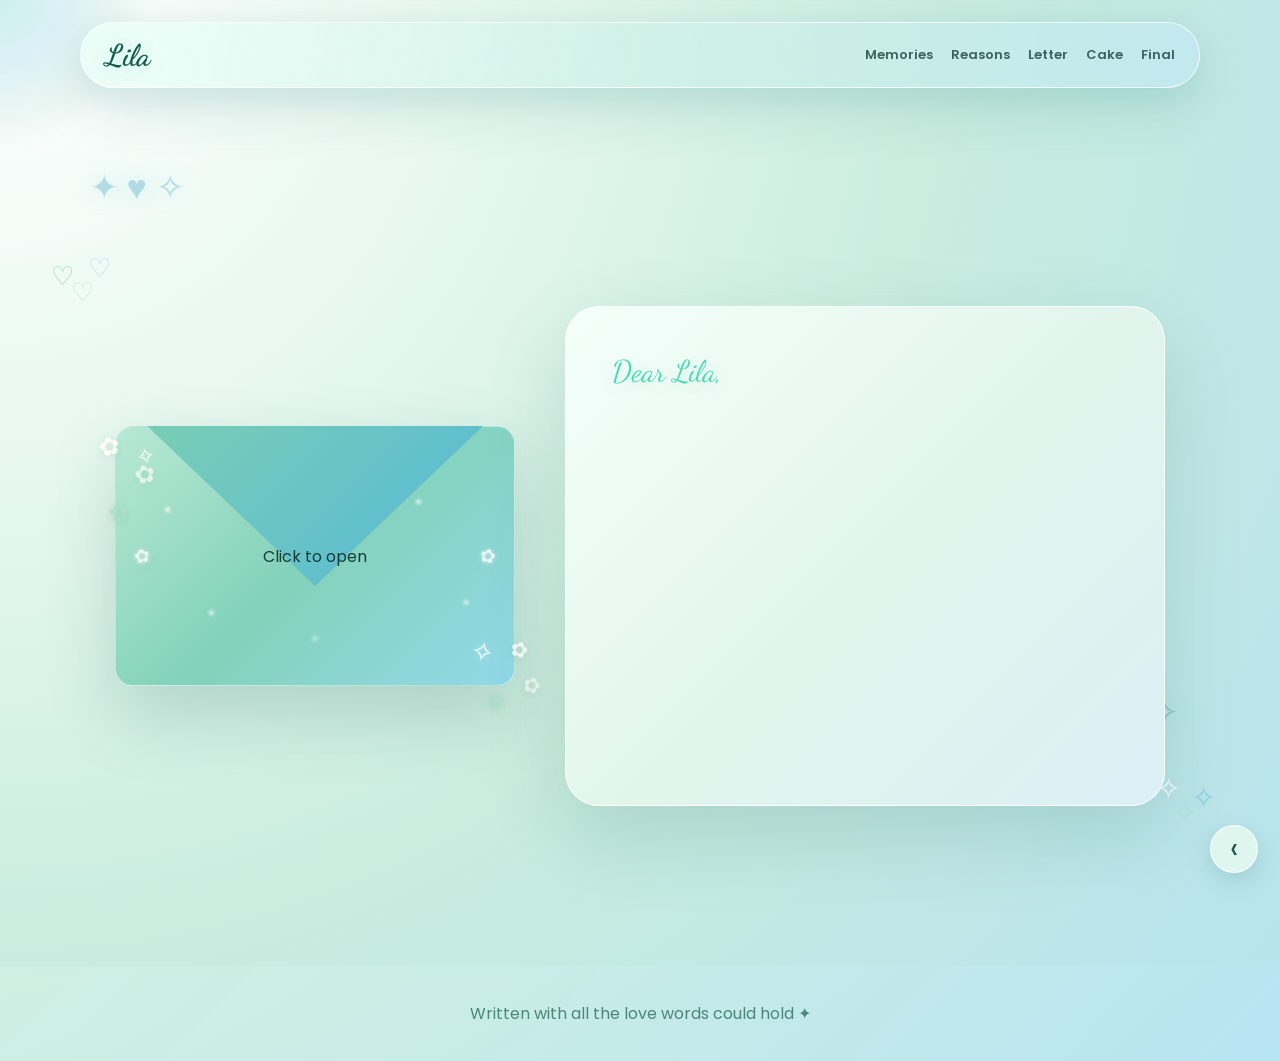
<file: letter.html>
<!DOCTYPE html>
<html lang="en">
<head>
  <meta charset="UTF-8" />
  <meta name="viewport" content="width=device-width, initial-scale=1.0" />
  <title>Letter | Lila</title>
  <link href="https://fonts.googleapis.com/css2?family=Cormorant+Garamond:wght@400;500;600;700&family=Dancing+Script:wght@500;600;700&family=Poppins:wght@300;400;500;600;700&display=swap" rel="stylesheet" />
  <link rel="stylesheet" href="style.css" />
</head>
<body data-song="Song\Edd_Sheeran_-_Perfect_(mp3.pm).mp3">
  <div class="cursor-glow"></div>
  <div class="floating-bg"></div>

  <nav class="navbar glass">
    <a href="index.html" class="logo">Lila</a>
    <div class="nav-links">
      <a href="memories.html">Memories</a>
      <a href="reasons.html">Reasons</a>
      <a href="letter.html">Letter</a>
      <a href="cake.html">Cake</a>
      <a href="final.html">Final</a>
    </div>
  </nav>

  <div class="music-dock">
  <button class="music-btn" id="musicBtn"
          aria-label="Play or pause music"
          title="Play / Pause music">
    ♪
  </button>

  <button class="music-arrow" aria-label="Music controls">
    <span>‹</span>
  </button>
</div>

  <main class="letter-page">
    <div class="envelope" id="envelope">
    <div class="envelope-photos">
    <img src="Foto/letter1.jpg" alt="Our memory 1">
    <img src="Foto/letter2.jpg" alt="Our memory 2">
    <img src="Foto/letter3.jpg" alt="Our memory 3">
  </div>
  <div class="env-body">
  <span class="env-side-flower env-side-left">✿</span>
  <span class="env-side-flower env-side-right">✿</span>
</div>
  <div class="flap"></div>
  <div class="envelope-label">Click to open</div>
</div>
    <section class="letter-paper reveal delay-1" id="letterPaper">
      <p class="script-text">Dear Lila,</p>
      <p id="typedLetter"></p>
    </section>
  </main>

  <footer class="footer">Written with all the love words could hold ✦</footer>
  <script src="script.js"></script>
</body>
</html>
</file>
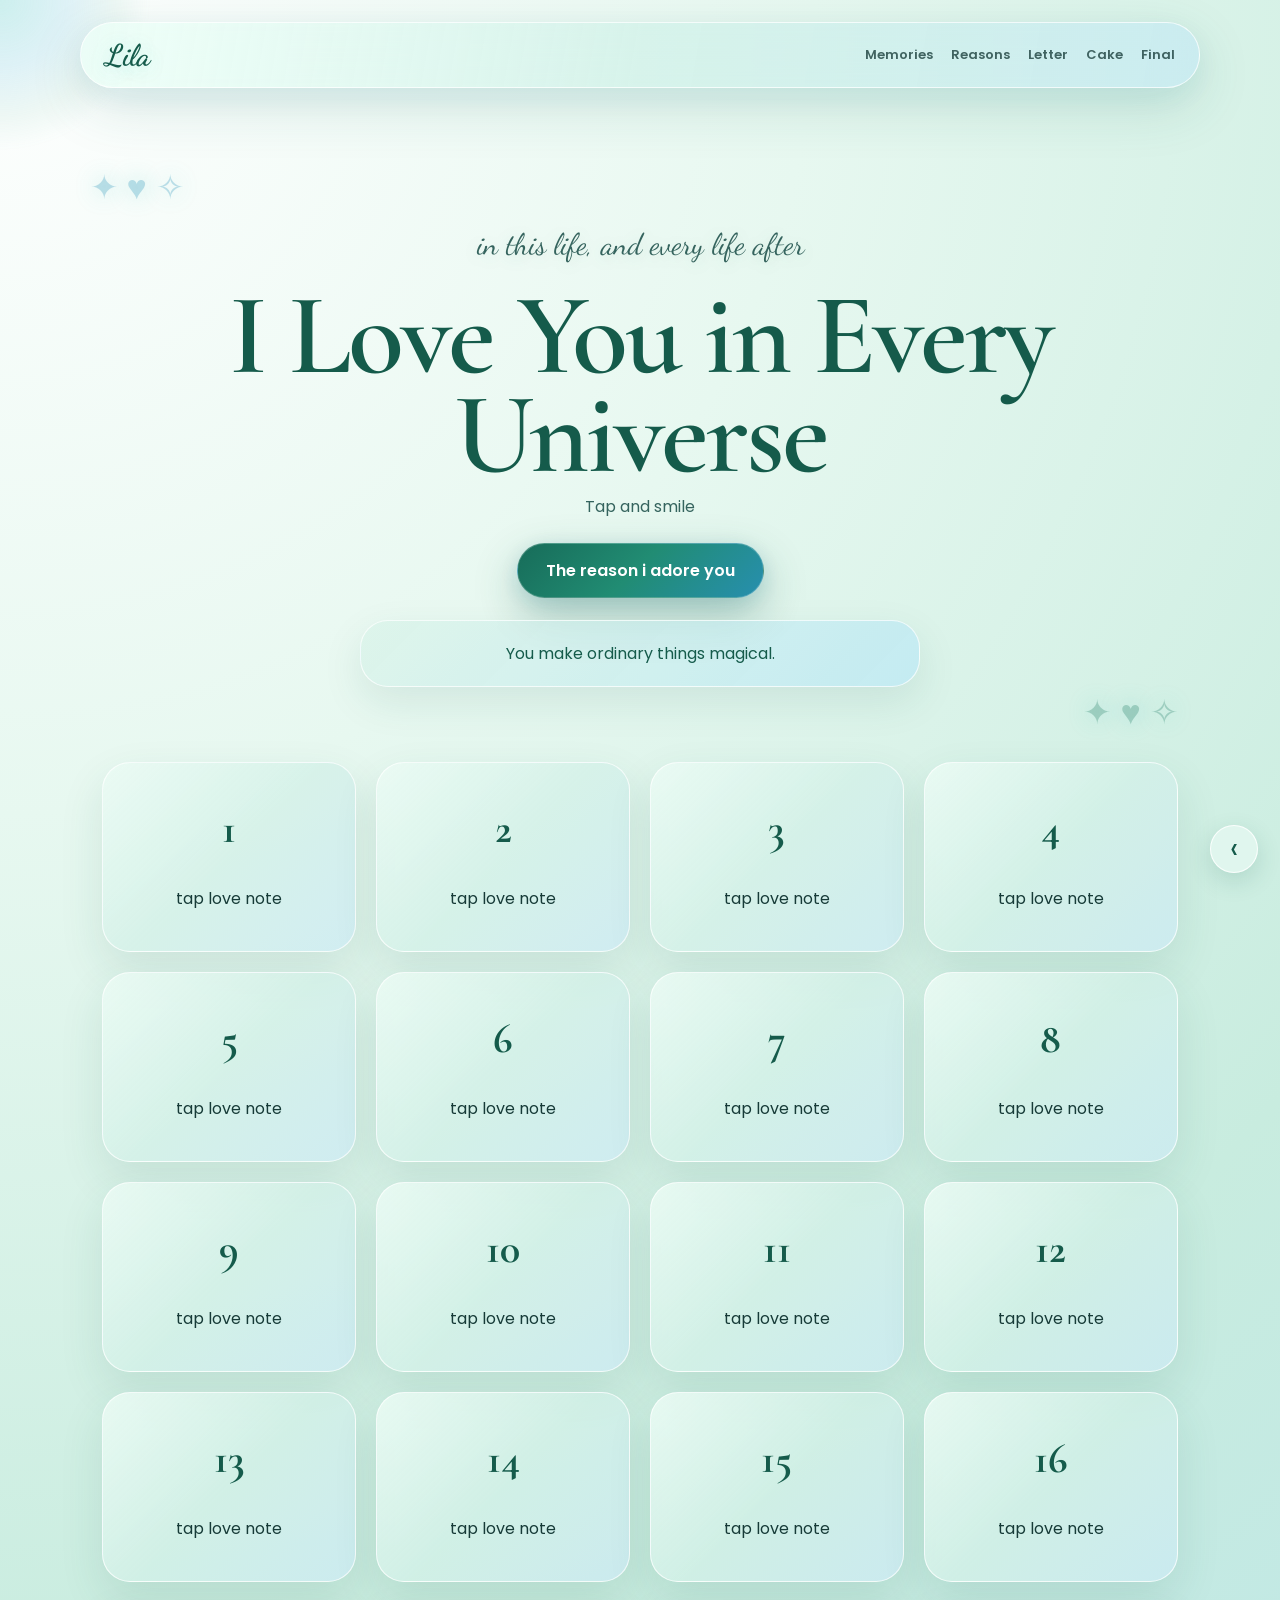
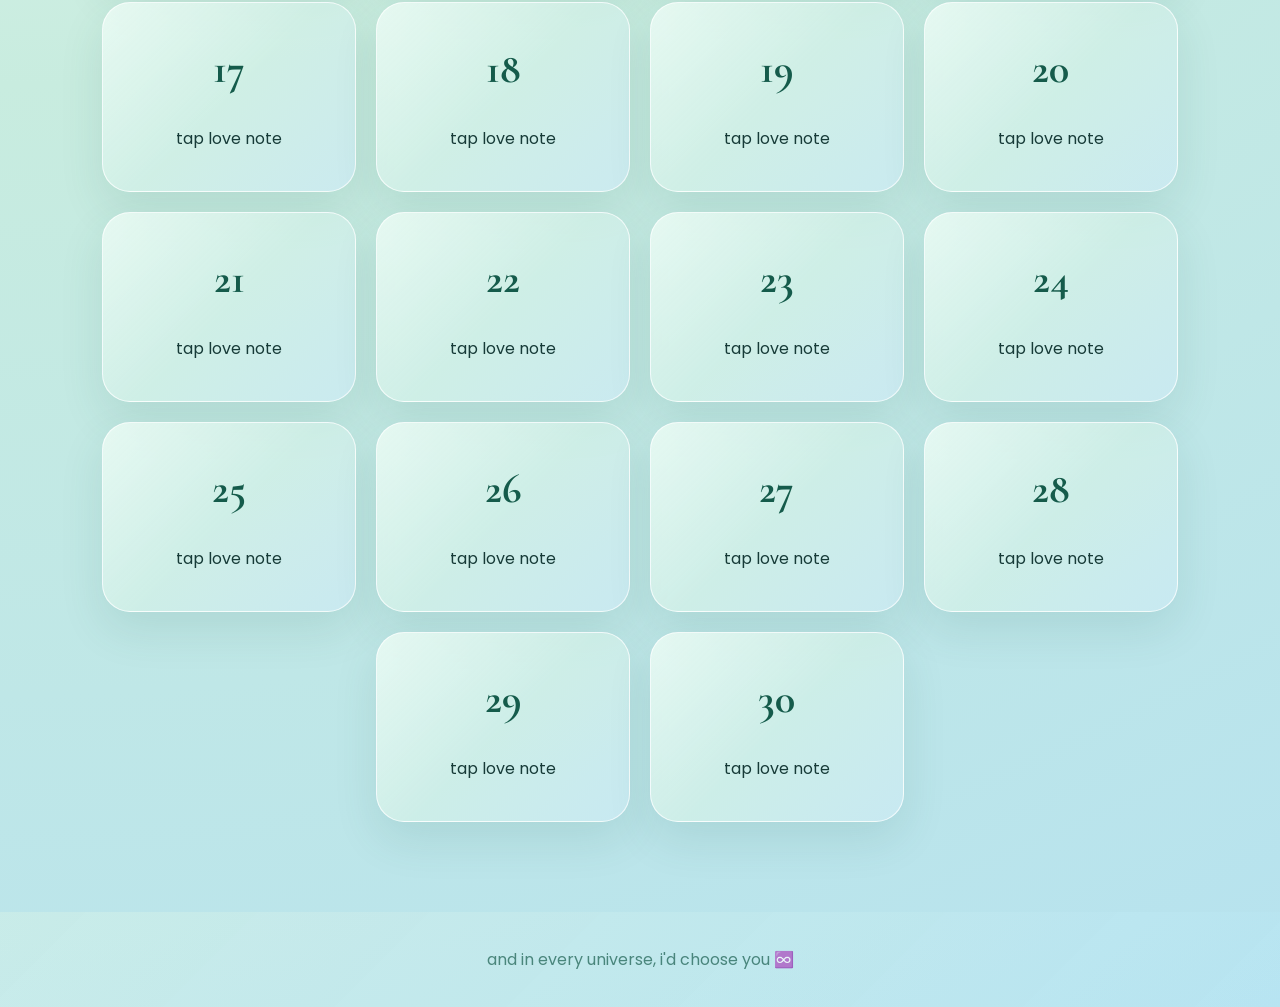
<file: reasons.html>
<!DOCTYPE html>
<html lang="en">
<head>
  <meta charset="UTF-8" />
  <meta name="viewport" content="width=device-width, initial-scale=1.0" />
  <title>Reasons | Lila</title>
  <link href="https://fonts.googleapis.com/css2?family=Cormorant+Garamond:wght@400;500;600;700&family=Dancing+Script:wght@500;600;700&family=Poppins:wght@300;400;500;600;700&display=swap" rel="stylesheet" />
  <link rel="stylesheet" href="style.css" />
</head>
<body data-song="Song\edsheeran._-_photograph_(mp3.pm).mp3">
  <div class="cursor-glow"></div>
  <div class="floating-bg"></div>

  <nav class="navbar glass">
    <a href="index.html" class="logo">Lila</a>
    <div class="nav-links">
      <a href="memories.html">Memories</a>
      <a href="reasons.html">Reasons</a>
      <a href="letter.html">Letter</a>
      <a href="cake.html">Cake</a>
      <a href="final.html">Final</a>
    </div>
  </nav>

  <div class="music-dock">
  <button class="music-btn" id="musicBtn"
          aria-label="Play or pause music"
          title="Play / Pause music">
    ♪
  </button>

  <button class="music-arrow" aria-label="Music controls">
    <span>‹</span>
  </button>
</div>

  <header class="sub-hero reveal">
    <p class="script-text">in this life, and every life after</p>
    <h1>I Love You in Every Universe</h1>
    <p>Tap and smile</p>
    <button class="btn primary" id="randomReasonBtn">The reason i adore you</button>
    <div class="random-reason glass" id="randomReason">You make ordinary things magical.</div>
  </header>

  <section class="reason-grid" id="reasonGrid" data-image-folder="Foto" data-image-count="30">
  </section>

  <footer class="footer">and in every universe, i'd choose you ♾️</footer>
  <script src="script.js"></script>
</body>
</html>
</file>
<file: style.css>
/* =========================================================
   GREEN + BLUE AESTHETIC BIRTHDAY THEME
   Emerald • Mint • Aqua • Sky Blue
   ========================================================= */

:root {
  /* ===== MAIN COLORS ===== */
  --warm-white: #eef9f4;
  --blush: #d9f3e8;
  --rose: #a9dfcb;
  --champagne: #79cdb5;

  /* ===== GREEN ===== */
  --green-light: #b9ead7;
  --green-main: #4fae91;
  --green-medium: #31866f;
  --green-dark: #155b4b;
  --emerald: #16866d;

  /* ===== BLUE ===== */
  --blue-light: #b9e7f5;
  --blue-main: #55b9d8;
  --blue-medium: #3198bd;
  --blue-dark: #176080;
  --sky: #7dd3ed;
  --aqua: #49c6c0;

  /* ===== TEXT ===== */
  --cocoa: #173b38;
  --text-soft: #35645e;
  --white: #ffffff;

  /* ===== GRADIENTS ===== */
  --main-gradient: linear-gradient(
    135deg,
    #e8faf3 0%,
    #bdebdc 42%,
    #a8dded 100%
  );

  --green-blue-gradient: linear-gradient(
    135deg,
    #58bd9d 0%,
    #42aeb7 50%,
    #55b9d8 100%
  );

  --deep-gradient: linear-gradient(
    135deg,
    #155b4b 0%,
    #176080 100%
  );

  --cake-gradient: linear-gradient(
    135deg,
    #d7f2e5 0%,
    #8fd8c1 50%,
    #79c8df 100%
  );

  --serif: "Cormorant Garamond", serif;
  --script: "Dancing Script", cursive;
  --body: "Poppins", sans-serif;
}


/* =========================================================
   RESET
   ========================================================= */

* {
  box-sizing: border-box;
  margin: 0;
  padding: 0;
}

html {
  scroll-behavior: smooth;
  -webkit-text-size-adjust: 100%;
}

body {
  width: 100%;
  min-height: 100vh;
  overflow-x: hidden;

  color: var(--cocoa);
  font-family: var(--body);

  background:
    radial-gradient(
      circle at 0% 0%,
      #ffffff 0%,
      #e7f8f0 28%,
      #c8ecdf 58%,
      #b6e2ef 100%
    );
}

a {
  color: inherit;
  text-decoration: none;
}

button {
  font: inherit;
}

img,
video,
canvas {
  max-width: 100%;
}


/* =========================================================
   GLASS EFFECT
   ========================================================= */

.glass {
  background:
    linear-gradient(
      135deg,
      rgba(255, 255, 255, 0.58),
      rgba(191, 239, 222, 0.34),
      rgba(178, 225, 242, 0.32)
    );

  border: 1px solid rgba(255, 255, 255, 0.7);

  backdrop-filter: blur(22px);
  -webkit-backdrop-filter: blur(22px);

  box-shadow:
    0 24px 70px rgba(23, 91, 75, 0.15),
    0 8px 30px rgba(49, 152, 189, 0.08);
}


/* =========================================================
   NAVBAR
   ========================================================= */

.navbar {
  position: fixed;
  top: 22px;
  left: 50%;
  z-index: 50;

  width: min(1120px, 92%);

  display: flex;
  align-items: center;
  justify-content: space-between;

  gap: 14px;

  padding: 14px 24px;

  border-radius: 999px;

  transform: translateX(-50%);

  background:
    linear-gradient(
      100deg,
      rgba(235, 255, 247, 0.78),
      rgba(202, 239, 229, 0.62),
      rgba(194, 232, 244, 0.64)
    );

  border: 1px solid rgba(255, 255, 255, 0.72);

  backdrop-filter: blur(24px);
  -webkit-backdrop-filter: blur(24px);

  box-shadow:
    0 18px 55px rgba(31, 112, 98, 0.16),
    0 8px 30px rgba(49, 152, 189, 0.08);
}

.logo {
  font-family: var(--script);
  font-size: 30px;
  font-weight: 700;

  color: var(--green-dark);

  text-shadow:
    0 2px 18px rgba(73, 198, 192, 0.25);
}

.nav-links {
  display: flex;
  gap: 18px;

  min-width: 0;

  font-size: 13px;
  font-weight: 600;
}

.nav-links a {
  white-space: nowrap;

  opacity: 0.78;

  transition:
    color 0.3s ease,
    opacity 0.3s ease,
    transform 0.3s ease;
}

.nav-links a:hover {
  color: var(--blue-medium);
  opacity: 1;
  transform: translateY(-2px);
}


/* =========================================================
   CURSOR GLOW
   ========================================================= */

.cursor-glow {
  position: fixed;
  z-index: 0;

  width: 300px;
  height: 300px;

  border-radius: 50%;

  pointer-events: none;

  background:
    radial-gradient(
      circle,
      rgba(73, 198, 192, 0.28) 0%,
      rgba(85, 185, 216, 0.18) 32%,
      rgba(79, 174, 145, 0.08) 55%,
      transparent 70%
    );

  filter: blur(3px);

  transform: translate(-50%, -50%);
}


/* =========================================================
   FLOATING BACKGROUND
   ========================================================= */

.floating-bg::before,
.floating-bg::after {
  content: "✦ ♥ ✧";

  position: fixed;
  z-index: 0;

  color: rgba(49, 152, 189, 0.30);

  font-size: 34px;

  text-shadow:
    0 0 22px rgba(73, 198, 192, 0.35);

  animation: float 8s infinite ease-in-out;
}

.floating-bg::before {
  top: 18%;
  left: 7%;
}

.floating-bg::after {
  right: 8%;
  bottom: 18%;

  color: rgba(49, 134, 111, 0.32);

  animation-delay: 2s;
}


/* =========================================================
   GENERAL SECTIONS
   ========================================================= */

main,
header,
section,
footer,
.navbar {
  position: relative;
}

.hero,
.page-section {
  min-height: 100vh;
}

.hero-content,
.countdown-card,
.sub-hero,
.masonry,
.reason-grid,
.letter-page,
.cake-page,
.final-page,
.footer {
  z-index: 1;
}


/* =========================================================
   HERO
   ========================================================= */

.hero {
  position: relative;

  display: grid;
  grid-template-columns: 1.2fr 0.8fr;

  align-items: center;

  gap: 30px;

  padding: 120px 9% 70px;

  background:
    linear-gradient(
      120deg,
      rgba(232, 250, 243, 0.91),
      rgba(199, 239, 222, 0.78),
      rgba(188, 226, 241, 0.78)
    ),
    var(--hero-image) center/cover;
}

.hero-overlay {
  position: absolute;
  inset: 0;

  background:
    radial-gradient(
      circle at 72% 35%,
      rgba(255, 255, 255, 0.52),
      transparent 28%
    ),
    radial-gradient(
      circle at 15% 80%,
      rgba(79, 174, 145, 0.15),
      transparent 32%
    ),
    radial-gradient(
      circle at 90% 90%,
      rgba(85, 185, 216, 0.18),
      transparent 30%
    );
}

.hero-content,
.countdown-card {
  position: relative;
  z-index: 2;
}


/* =========================================================
   TYPOGRAPHY
   ========================================================= */

.script-text {
  margin-bottom: 8px;

  color: #4bd9b3;

  font-family: var(--script);
  font-size: 30px;

  text-shadow:
    0 3px 18px rgba(49, 134, 111, 0.18);
}

.hero h1,
.sub-hero h1,
.final-page h1,
.cake-page h1 {
  font-family: var(--serif);

  font-size: clamp(62px, 9vw, 128px);

  font-weight: 600;

  line-height: 0.86;

  letter-spacing: -3px;
}

.hero h1 {
  color: var(--cocoa);
}

.hero h1 span {
  color: var(--green-medium);

  font-style: italic;

  text-shadow:
    0 8px 35px rgba(49, 134, 111, 0.18);
}

.hero-desc {
  max-width: 560px;

  margin: 28px 0;

  color: var(--text-soft);

  font-size: 18px;
  line-height: 1.8;
}


/* =========================================================
   BUTTONS
   ========================================================= */

.hero-actions {
  display: flex;
  flex-wrap: wrap;
  gap: 12px;
}

.btn {
  display: inline-flex;

  align-items: center;
  justify-content: center;

  margin-right: 0;

  padding: 14px 28px;

  border-radius: 999px;

  font-weight: 600;

  transition:
    0.3s ease;

  cursor: pointer;
}

.primary {
  color: #ffffff;

  background:
    linear-gradient(
      135deg,
      #176c59,
      #218c73 48%,
      #278faf 100%
    );

  border: 1px solid rgba(255, 255, 255, 0.22);

  box-shadow:
    0 18px 45px rgba(23, 91, 75, 0.30),
    0 5px 20px rgba(39, 143, 175, 0.16);
}

.primary:hover {
  background:
    linear-gradient(
      135deg,
      #20886f,
      #319e86 48%,
      #3ca8c9 100%
    );

  box-shadow:
    0 22px 55px rgba(23, 91, 75, 0.34),
    0 8px 28px rgba(49, 152, 189, 0.20);
}

.ghost {
  color: var(--green-dark);

  background:
    linear-gradient(
      135deg,
      rgba(232, 250, 243, 0.75),
      rgba(193, 231, 243, 0.65)
    );

  border: 1px solid rgba(49, 134, 111, 0.18);

  box-shadow:
    0 10px 28px rgba(49, 134, 111, 0.08);
}

.ghost:hover {
  color: #ffffff;

  background:
    linear-gradient(
      135deg,
      #3a9d7f,
      #349fc0
    );

  border-color: transparent;
}

.btn:hover,
.cut-cake-btn:hover {
  transform: translateY(-4px);
}


/* =========================================================
   COUNTDOWN
   ========================================================= */

.countdown-card {
  width: 100%;
  max-width: 420px;

  justify-self: center;

  padding: 28px;

  border-radius: 32px;

  background:
    linear-gradient(
      135deg,
      rgba(238, 250, 245, 0.74),
      rgba(190, 233, 220, 0.52),
      rgba(183, 224, 239, 0.55)
    );

  border: 1px solid rgba(255, 255, 255, 0.75);

  backdrop-filter: blur(25px);
  -webkit-backdrop-filter: blur(25px);

  box-shadow:
    0 25px 70px rgba(23, 91, 75, 0.16),
    0 10px 35px rgba(49, 152, 189, 0.10);
}

.countdown {
  display: grid;

  grid-template-columns: repeat(4, 1fr);

  gap: 12px;
}

.countdown div {
  padding: 18px 10px;

  text-align: center;

  background:
    linear-gradient(
      145deg,
      rgba(255, 255, 255, 0.68),
      rgba(207, 242, 230, 0.56),
      rgba(198, 231, 242, 0.54)
    );

  border: 1px solid rgba(255, 255, 255, 0.68);

  border-radius: 22px;

  box-shadow:
    inset 0 1px 0 rgba(255, 255, 255, 0.65),
    0 10px 25px rgba(49, 134, 111, 0.06);
}

.countdown strong {
  color: var(--green-dark);

  font-family: var(--serif);

  font-size: 36px;
}

.countdown span {
  display: block;

  color: var(--text-soft);

  font-size: 12px;
}


/* =========================================
   HIDDEN MUSIC DOCK
   Emerald • Mint • Soft Blue
   ========================================= */

.music-dock {
  position: fixed;
  right: 22px;
  bottom: 24px;
  z-index: 100;

  width: 112px;
  height: 54px;

  display: flex;
  align-items: center;
  justify-content: flex-end;
}

/* Arrow tab */
.music-arrow {
  position: absolute;
  right: 0;

  width: 48px;
  height: 48px;

  display: grid;
  place-items: center;

  color: #155b4b;
  font-size: 30px;
  line-height: 1;

  background: rgba(226, 247, 238, 0.94);
  border: 1px solid rgba(255, 255, 255, 0.85);
  border-radius: 50%;

  box-shadow: 0 8px 25px rgba(21, 91, 75, 0.16);

  cursor: pointer;
  z-index: 2;

  transition:
    transform 0.35s ease,
    background 0.35s ease;
}

.music-arrow span {
  display: block;
  transition: transform 0.35s ease;
}

/* Hidden music button */
.music-btn {
  position: absolute;
  right: 54px;

  width: 46px;
  height: 46px;

  display: grid;
  place-items: center;

  color: #ffffff;
  font-size: 23px;

  background: linear-gradient(
    135deg,
    #155b4b,
    #4fae91 55%,
    #318faf
  );

  border: 1px solid rgba(255, 255, 255, 0.4);
  border-radius: 50%;

  box-shadow: 0 8px 24px rgba(21, 91, 75, 0.22);

  cursor: pointer;

  opacity: 0;
  visibility: hidden;
  pointer-events: none;

  transform: translateX(14px) scale(0.8);

  transition:
    opacity 0.3s ease,
    transform 0.35s ease,
    visibility 0.3s ease;
}

/* Reveal on hover or keyboard focus */
.music-dock:hover .music-btn,
.music-dock:focus-within .music-btn {
  opacity: 1;
  visibility: visible;
  pointer-events: auto;
  transform: translateX(0) scale(1);
}

.music-dock:hover .music-arrow span,
.music-dock:focus-within .music-arrow span {
  transform: rotate(180deg);
}

.music-arrow:hover {
  background: #ffffff;
}

/* Playing state */
.music-btn.playing {
  box-shadow:
    0 0 0 4px rgba(79, 174, 145, 0.16),
    0 8px 24px rgba(21, 91, 75, 0.25);
}

/* Mobile: keep controls accessible without hover */
@media (hover: none) {
  .music-dock:focus-within .music-btn {
    opacity: 1;
    visibility: visible;
    pointer-events: auto;
    transform: translateX(0) scale(1);
  }
}


/* =========================================================
   SUB HERO
   ========================================================= */

.sub-hero {
  padding: 150px 8% 55px;

  text-align: center;
}

.sub-hero h1 {
  color: var(--green-dark);
}

.sub-hero p {
  max-width: 680px;

  margin: 10px auto 24px;

  color: var(--text-soft);
}


/* =========================================================
   MASONRY / POLAROIDS
   ========================================================= */

.masonry {
  width: 100%;

  columns: 3 260px;

  column-gap: 24px;

  padding: 30px 8%;
}

.polaroid {
  break-inside: avoid;

  margin-bottom: 24px;

  padding: 14px 14px 22px;

  background:
    linear-gradient(
      145deg,
      #ffffff,
      #e5f7ef,
      #dceff5
    );

  border: 1px solid rgba(255, 255, 255, 0.85);

  border-radius: 24px;

  box-shadow:
    0 20px 55px rgba(23, 91, 75, 0.13),
    0 5px 20px rgba(49, 152, 189, 0.07);

  transform: rotate(-1deg);

  transition: 0.35s;
}

.polaroid:nth-child(even) {
  transform: rotate(1.5deg);
}

.polaroid:hover {
  transform: translateY(-8px) rotate(0);

  box-shadow:
    0 28px 65px rgba(23, 91, 75, 0.18),
    0 10px 30px rgba(49, 152, 189, 0.12);
}

.photo {
  height: 260px;

  overflow: hidden;

  border-radius: 18px;

  background:
    linear-gradient(
      135deg,
      var(--green-light),
      var(--blue-light)
    )
    center/cover;
}

.photo video {
  width: 100%;
  height: 100%;

  border-radius: 18px;

  object-fit: cover;

  display: block;
}

.tall .photo {
  height: 390px;
}

.wide .photo {
  height: 230px;
}

.polaroid p {
  margin-top: 12px;

  color: var(--green-dark);

  font-family: var(--script);

  font-size: 25px;
}


/* =========================================================
   REASON CARDS
   ========================================================= */

.reason-grid {
    display: grid;
  grid-template-columns: repeat(4, 1fr);
  gap: 20px;
  padding: 20px 8% 90px;
}

/* Center kartu 29 dan 30 */
.reason-card:nth-child(29) {
  grid-column: 2;
}

.reason-card:nth-child(30) {
  grid-column: 3;
}

.reason-card {
  height: 190px;

  perspective: 900px;

  cursor: pointer;
}

.reason-inner {
  position: relative;

  width: 100%;
  height: 100%;

  transition: 0.7s;

  transform-style: preserve-3d;
}

.reason-card:hover .reason-inner,
.reason-card:focus-within .reason-inner,
.reason-card:focus .reason-inner {
  transform: rotateY(180deg);
}

.reason-front,
.reason-back {
  position: absolute;

  inset: 0;

  display: grid;

  place-items: center;

  padding: 24px;

  text-align: center;

  border-radius: 28px;

  backface-visibility: hidden;

  box-shadow:
    0 18px 45px rgba(23, 91, 75, 0.11);
}

.reason-front {
  background:
    linear-gradient(
      135deg,
      rgba(235, 251, 244, 0.88),
      rgba(210, 240, 231, 0.75),
      rgba(204, 234, 244, 0.75)
    );

  border: 1px solid rgba(255, 255, 255, 0.75);
}

.reason-front h3 {
  color: var(--green-dark);

  font-family: var(--serif);

  font-size: 42px;
}

.reason-back {
  color: #ffffff;

  background:
    linear-gradient(
      135deg,
      rgba(21, 91, 75, 0.70),
      rgba(39, 143, 175, 0.68)
    ),
    var(--reason-image);

  background-position: center;
  background-size: cover;

  transform: rotateY(180deg);

  place-items: end center;

  padding: 24px 20px 22px;

  border: 1px solid rgba(255, 255, 255, 0.25);
}

.reason-back p {
  width: 100%;

  margin: 0;

  font-family: var(--script);

  font-size: 25px;

  line-height: 1.25;

  text-shadow:
    0 8px 24px rgba(0, 0, 0, 0.55);
}

.random-reason {
  max-width: 560px;

  margin: 22px auto 0;

  padding: 20px;

  border-radius: 28px;

  color: var(--green-dark);

  background:
    linear-gradient(
      135deg,
      rgba(217, 243, 232, 0.72),
      rgba(185, 231, 245, 0.70)
    );

  border: 1px solid rgba(255, 255, 255, 0.72);

  box-shadow:
    0 15px 40px rgba(23, 91, 75, 0.10);
}


/* =========================================================
   LETTER PAGE
   ========================================================= */

.letter-page {
  min-height: 100vh;

  display: grid;

  grid-template-columns: 0.8fr 1.2fr;

  gap: 50px;

  align-items: center;

  padding: 150px 9% 70px;
}

.envelope {
  position: relative;

  height: 260px;

  cursor: pointer;
}

.env-body {
  z-index: 1;

  position: absolute;

  bottom: 0;

  display: grid;

  place-items: center;

  width: 100%;
  height: 260px;

  border-radius: 18px;

  background:
    linear-gradient(
      135deg,
      #a9dfcb,
      #70c5b1 50%,
      #78c9df
    );

  box-shadow:
    0 30px 70px rgba(23, 91, 75, 0.20);

  border: 1px solid rgba(255, 255, 255, 0.38);
}

.flap {
  z-index: 2;

  position: absolute;

  top: 0;
  left: 8%;

  width: 84%;
  height: 160px;

  background:
    linear-gradient(
      135deg,
      #79cdb5,
      #55b9d8
    );

  clip-path: polygon(
    50% 100%,
    0 0,
    100% 0
  );

  transform-origin: top;

  transition: 0.7s;

  filter:
    drop-shadow(
      0 12px 18px
      rgba(23, 91, 75, 0.12)
    );
}

.envelope.open .flap {
  transform: rotateX(180deg);
}

.letter-paper {
  min-height: 500px;

  padding: 46px;

  background:
    linear-gradient(
      135deg,
      #f5fffb,
      #e1f5ec 52%,
      #dceff6
    );

  border: 1px solid rgba(255, 255, 255, 0.85);

  border-radius: 34px;

  box-shadow:
    0 30px 80px rgba(23, 91, 75, 0.16);
}

.letter-paper h1 {
  color: var(--green-dark);

  font-family: var(--serif);

  font-size: 58px;
}

.letter-paper p:last-child {
  color: var(--text-soft);

  font-size: 17px;

  line-height: 2;
}


/* =========================================================
   NIGHT MODE
   ========================================================= */

.night {
  color: #ffffff;

  background:
    radial-gradient(
      circle at top left,
      #236b59 0%,
      #164c45 28%,
      #123d4d 58%,
      #081d28 100%
    );
}

.night .sub-hero h1,
.night .cake-page h1 {
  color: #d8fff1;
}

.night .sub-hero p {
  color: rgba(230, 255, 249, 0.78);
}


/* =========================================================
   CAKE PAGE
   ========================================================= */

.cake-page,
.final-page {
  min-height: 100vh;

  display: grid;

  place-items: center;

  padding: 150px 8% 70px;

  text-align: center;
}

.cake-page {
  background:
    radial-gradient(
      circle at center,
      rgba(79, 174, 145, 0.18),
      transparent 45%
    );
}

.cake-page h1,
.final-page h1 {
  max-width: 900px;
}


/* =========================================================
   CAKE SECTION
   ========================================================= */

.cake-section {
  position: relative;

  display: flex;

  flex-direction: column;

  align-items: center;
  justify-content: center;

  min-height: 62vh;

  overflow: visible;
}

.cake-glow {
  position: absolute;

  width: 520px;
  height: 520px;

  border-radius: 50%;

  background:
    radial-gradient(
      circle,
      rgba(73, 198, 192, 0.30) 0%,
      rgba(85, 185, 216, 0.22) 28%,
      rgba(79, 174, 145, 0.16) 48%,
      transparent 70%
    );

  filter: blur(4px);

  animation: cakeGlow 4s ease-in-out infinite alternate;
}

.cake-stage-text {
  position: relative;

  z-index: 8;

  margin: 18px auto 28px;

  max-width: 620px;

  padding: 14px 22px;

  border: 1px solid rgba(255, 255, 255, 0.32);

  border-radius: 999px;

  background:
    linear-gradient(
      135deg,
      rgba(79, 174, 145, 0.25),
      rgba(85, 185, 216, 0.24)
    );

  color: rgba(236, 255, 250, 0.92);

  backdrop-filter: blur(14px);

  font-size: 14px;

  box-shadow:
    0 12px 30px rgba(0, 0, 0, 0.12);
}


/* =========================================================
   CAKE
   ========================================================= */

.cake {
  position: relative;

  width: 390px;
  height: 330px;

  margin-bottom: 38px;

  overflow: visible;
}

.plate {
  position: absolute;

  left: 50%;
  bottom: -18px;

  width: 390px;
  height: 34px;

  border-radius: 50%;

  background:
    linear-gradient(
      90deg,
      rgba(191, 239, 222, 0.45),
      rgba(183, 224, 239, 0.50)
    );

  transform: translateX(-50%);

  box-shadow:
    0 26px 45px rgba(0, 0, 0, 0.24);

  border: 1px solid rgba(255, 255, 255, 0.28);
}


/* =========================================================
   CANDLES
   ========================================================= */

.candles {
  position: absolute;

  top: 2px;
  left: 50%;

  z-index: 7;

  display: flex;

  gap: 28px;

  transform: translateX(-50%);

  transition: 0.85s ease;
}

.candle {
  position: relative;

  display: block;

  width: 13px;
  height: 58px;

  margin-top: 24px;

  border-radius: 8px;

  background:
    repeating-linear-gradient(
      45deg,
      #f4fffb 0 7px,
      #55b9d8 7px 14px
    );

  box-shadow:
    inset 0 -8px 12px rgba(0, 0, 0, 0.08),
    0 5px 12px rgba(49, 152, 189, 0.16);
}

.flame {
  position: absolute;

  top: -28px;
  left: 50%;

  width: 16px;
  height: 30px;

  border-radius: 50% 50% 45% 45%;

  background:
    radial-gradient(
      circle at 50% 65%,
      #ffffff 0 24%,
      #bfffe3 25% 48%,
      #55d7c4 49% 70%,
      #3198bd 71% 100%
    );

  transform: translateX(-50%);

  box-shadow:
    0 0 18px #65e8d1,
    0 0 36px rgba(73, 198, 192, 0.72);

  animation:
    flicker 0.8s infinite alternate;

  transform-origin: bottom center;

  transition: 0.45s ease;
}

.smoke {
  position: absolute;

  top: -30px;
  left: 50%;

  width: 10px;
  height: 10px;

  border-radius: 50%;

  background: rgba(214, 255, 247, 0.72);

  opacity: 0;

  filter: blur(3px);

  transform:
    translateX(-50%)
    scale(0.3);
}

.cake.blow .flame {
  opacity: 0;

  transform:
    translateX(-50%)
    translateY(12px)
    scale(0.1)
    rotate(18deg);

  box-shadow: none;
}

.cake.blow .smoke {
  animation:
    smokeUp 1.45s ease-out forwards;
}

.cake.blow .candle:nth-child(2) .smoke {
  animation-delay: 0.15s;
}

.cake.blow .candle:nth-child(3) .smoke {
  animation-delay: 0.3s;
}


/* =========================================================
   CAKE LAYERS
   ========================================================= */

.cake-top,
.cake-middle,
.cake-bottom,
.cake-slice {
  position: absolute;

  left: 50%;

  border-radius: 22px;

  transform: translateX(-50%);

  transition:
    0.9s cubic-bezier(
      0.22,
      0.82,
      0.22,
      1
    );
}

.cake-top,
.cake-middle,
.cake-bottom {
  z-index: 3;

  box-shadow:
    0 24px 42px rgba(0, 0, 0, 0.22);

  overflow: hidden;
}

.cake-top::after,
.cake-middle::after,
.cake-bottom::after {
  content: "";

  position: absolute;

  inset: 11px 18px auto;

  height: 12px;

  border-radius: 999px;

  background:
    linear-gradient(
      90deg,
      rgba(255, 255, 255, 0.55),
      rgba(255, 255, 255, 0.20)
    );
}


/* ===== BOTTOM ===== */

.cake-bottom {
  bottom: 24px;

  width: 330px;
  height: 92px;

  background:
    linear-gradient(
      135deg,
      #74c7a9 0%,
      #4fae91 48%,
      #51abc6 100%
    );
}


/* ===== MIDDLE ===== */

.cake-middle {
  bottom: 104px;

  width: 270px;
  height: 84px;

  background:
    linear-gradient(
      135deg,
      #d9f5e8 0%,
      #94d9c1 48%,
      #8bc9dc 100%
    );
}


/* ===== TOP ===== */

.cake-top {
  bottom: 176px;

  width: 210px;
  height: 74px;

  background:
    linear-gradient(
      135deg,
      #f2fffa 0%,
      #c8eddd 48%,
      #b9e5f0 100%
    );
}


/* =========================================================
   CAKE CUT LINE
   ========================================================= */

.cut-line {
  position: absolute;

  left: 57%;
  bottom: 24px;

  z-index: 6;

  width: 3px;
  height: 228px;

  border-radius: 999px;

  background:
    linear-gradient(
      180deg,
      #ffffff,
      #83e4d1
    );

  opacity: 0;

  transform:
    rotate(10deg)
    scaleY(0);

  transform-origin: top;

  box-shadow:
    0 0 18px rgba(73, 198, 192, 0.75);
}

.cake.knife-in .cut-line {
  opacity: 1;

  animation:
    cutTrace 0.75s ease-in-out forwards;
}


/* =========================================================
   CAKE SLICE
   ========================================================= */

.cake-slice {
  z-index: 5;

  right: 20px;
  left: auto;

  bottom: 24px;

  width: 126px;
  height: 225px;

  border-radius:
    18px 22px 20px 18px;

  background:
    linear-gradient(
      135deg,
      #effff8 0 30%,
      #a9dfcb 30% 63%,
      #69bdd4 63% 100%
    );

  clip-path:
    polygon(
      13% 0,
      100% 13%,
      78% 100%,
      0 100%
    );

  opacity: 0;

  transform:
    translateX(-12px)
    rotate(0deg)
    scale(0.97);

  box-shadow:
    0 28px 48px rgba(0, 0, 0, 0.25);

  border: 1px solid rgba(255, 255, 255, 0.35);
}

.cake-slice::before {
  content: "";

  position: absolute;

  inset: 0;

  background:
    radial-gradient(
      circle at 62% 38%,
      rgba(45, 158, 141, 0.70) 0 4px,
      transparent 5px
    ),
    radial-gradient(
      circle at 48% 72%,
      rgba(49, 152, 189, 0.60) 0 4px,
      transparent 5px
    ),
    radial-gradient(
      circle at 35% 50%,
      rgba(255, 255, 255, 0.60) 0 3px,
      transparent 4px
    );
}


/* =========================================================
   KNIFE
   ========================================================= */

.knife {
  position: absolute;

  top: 0;
  right: -170px;

  z-index: 9;

  width: 218px;
  height: 44px;

  opacity: 0;

  transform:
    translate(80px, -20px)
    rotate(-34deg);

  transform-origin: right center;

  transition:
    1s cubic-bezier(
      0.22,
      0.82,
      0.22,
      1
    );
}

.knife-blade {
  position: absolute;

  left: 0;
  top: 12px;

  width: 158px;
  height: 18px;

  border-radius:
    999px 4px 4px 999px;

  background:
    linear-gradient(
      90deg,
      #ffffff,
      #d7f7f0 55%,
      #91c8d8
    );

  box-shadow:
    0 14px 28px rgba(0, 0, 0, 0.25);
}

.knife-blade::before {
  content: "";

  position: absolute;

  left: 4px;
  top: 3px;

  width: 120px;
  height: 4px;

  border-radius: 999px;

  background:
    rgba(255, 255, 255, 0.85);
}

.knife-handle {
  position: absolute;

  right: 0;
  top: 5px;

  width: 68px;
  height: 32px;

  border-radius: 999px;

  background:
    linear-gradient(
      135deg,
      #176c59,
      #164d65
    );

  box-shadow:
    inset 8px 0 10px rgba(255, 255, 255, 0.10),
    0 12px 24px rgba(0, 0, 0, 0.28);
}


/* =========================================================
   CAKE ANIMATIONS
   ========================================================= */

.cake.knife-in .knife {
  opacity: 1;

  transform:
    translate(-205px, 128px)
    rotate(-21deg);
}

.cake.sliced .knife {
  opacity: 0;

  transform:
    translate(-245px, 170px)
    rotate(-12deg);
}

.cake.sliced .cake-top,
.cake.sliced .cake-middle,
.cake.sliced .cake-bottom {
  clip-path:
    polygon(
      0 0,
      62% 0,
      52% 100%,
      0 100%
    );
}

.cake.sliced .cake-slice {
  opacity: 1;

  transform:
    translate(78px, 34px)
    rotate(12deg)
    scale(1);
}

.cake.sliced .candles {
  transform:
    translateX(-83%)
    translateY(-4px)
    rotate(-5deg);
}


/* =========================================================
   CUT CAKE BUTTON
   ========================================================= */

.cut-cake-btn {
  position: relative;

  z-index: 8;

  padding: 18px 40px;

  color: #ffffff;

  font-size: 18px;
  font-weight: 600;

  cursor: pointer;

  background:
    linear-gradient(
      135deg,
      #237b65,
      #279d82 48%,
      #318faf 100%
    );

  border:
    1px solid rgba(255, 255, 255, 0.28);

  border-radius: 50px;

  box-shadow:
    0 15px 35px rgba(23, 91, 75, 0.28),
    0 5px 18px rgba(49, 152, 189, 0.12);

  transition: 0.4s;
}

.cut-cake-btn:hover {
  transform:
    translateY(-4px)
    scale(1.03);

  background:
    linear-gradient(
      135deg,
      #2d9d7e,
      #35b69a 48%,
      #46acd0 100%
    );

  box-shadow:
    0 20px 45px rgba(23, 91, 75, 0.34);
}

.cut-cake-btn:disabled {
  cursor: default;

  opacity: 0.92;

  transform: none;
}


/* =========================================================
   FINAL PAGE
   ========================================================= */

.final-page {
  position: relative;

  color: #ffffff;

  background:
    linear-gradient(
      135deg,
      rgba(10, 69, 54, 0.82),
      rgba(15, 86, 86, 0.72),
      rgba(18, 82, 112, 0.82)
    ),
    var(--final-image) center/cover;

  overflow: hidden;
}

.final-page::before {
  content: "";

  position: absolute;

  inset: 0;

  background:
    radial-gradient(
      circle at 20% 30%,
      rgba(73, 198, 192, 0.24),
      transparent 28%
    ),
    radial-gradient(
      circle at 80% 70%,
      rgba(85, 185, 216, 0.22),
      transparent 30%
    );

  pointer-events: none;
}

.final-page h1 {
  position: relative;

  color: #e7fff6;

  text-shadow:
    0 8px 35px rgba(0, 0, 0, 0.28);
}

.final-page p {
  position: relative;

  color: rgba(231, 255, 246, 0.84);
}


/* =========================================================
   CONFETTI
   ========================================================= */

#confetti {
  position: fixed;

  inset: 0;

  z-index: 100;

  pointer-events: none;
}


/* =========================================================
   FOOTER
   ========================================================= */

.footer {
  padding: 35px;

  color: rgba(23, 91, 75, 0.70);

  text-align: center;

  background:
    linear-gradient(
      135deg,
      rgba(217, 243, 232, 0.45),
      rgba(185, 231, 245, 0.42)
    );
}

.night .footer {
  color: rgba(221, 255, 246, 0.68);

  background:
    rgba(8, 29, 40, 0.28);
}


/* =========================================================
   REVEAL ANIMATION
   ========================================================= */

.reveal {
  opacity: 0;

  transform: translateY(24px);

  animation:
    reveal 0.8s forwards;
}

.delay-1 {
  animation-delay: 0.18s;
}

.delay-2 {
  animation-delay: 0.34s;
}


/* =========================================================
   ANIMATIONS
   ========================================================= */

@keyframes reveal {
  to {
    opacity: 1;
    transform: none;
  }
}

@keyframes float {
  50% {
    transform:
      translateY(-26px)
      rotate(8deg);
  }
}

@keyframes flicker {
  to {
    transform:
      scale(1.15)
      translateY(-2px);

    opacity: 0.84;
  }
}

@keyframes smokeUp {
  0% {
    opacity: 0;

    transform:
      translateX(-50%)
      translateY(0)
      scale(0.35);
  }

  20% {
    opacity: 0.8;
  }

  100% {
    opacity: 0;

    transform:
      translateX(-50%)
      translateY(-58px)
      scale(2.3);
  }
}

@keyframes cutTrace {
  0% {
    transform:
      rotate(10deg)
      scaleY(0);
  }

  100% {
    transform:
      rotate(10deg)
      scaleY(1);
  }
}

@keyframes cakeGlow {
  from {
    transform: scale(0.95);

    opacity: 0.72;
  }

  to {
    transform: scale(1.08);

    opacity: 1;
  }
}


/* =========================================================
   RESPONSIVE
   ========================================================= */


/* ===== LAPTOP / SMALL DESKTOP ===== */

@media (max-width: 1100px) {

  .hero {
    grid-template-columns: 1fr 0.9fr;

    gap: 36px;

    padding-inline: 6%;
  }

  .letter-page {
    gap: 34px;

    padding-inline: 6%;
  }

  .cake-page,
  .final-page {
    padding-inline: 6%;
  }
}


/* ===== TABLET ===== */

@media (max-width: 900px) {

  .navbar {
    top: 14px;

    width: min(720px, 94%);

    align-items: center;
  }

  .nav-links {
    display: flex;

    gap: 12px;

    max-width: 70%;

    overflow-x: auto;

    padding: 6px 2px 7px;

    scrollbar-width: none;
  }

  .nav-links::-webkit-scrollbar {
    display: none;
  }

  .nav-links a {
    padding: 8px 12px;

    border-radius: 999px;

    background:
      linear-gradient(
        135deg,
        rgba(224, 248, 239, 0.65),
        rgba(204, 235, 245, 0.65)
      );
  }

  .hero,
  .letter-page {
    grid-template-columns: 1fr;
  }

  .hero {
    gap: 36px;

    min-height: auto;

    padding: 145px 6% 70px;

    background-position: center top;
  }

  .hero h1,
  .sub-hero h1,
  .final-page h1,
  .cake-page h1 {
    font-size:
      clamp(
        52px,
        12vw,
        82px
      );

    letter-spacing: -2px;
  }

  .countdown {
    grid-template-columns: repeat(4, 1fr);
  }

  .sub-hero {
    padding: 135px 6% 45px;
  }

  .masonry {
    columns: 2 240px;

    padding-inline: 6%;
  }

  .reason-grid {
    grid-template-columns:
      repeat(
        auto-fit,
        minmax(180px, 1fr)
      );

    padding-inline: 6%;
  }

  .letter-page {
    min-height: auto;

    padding: 135px 6% 60px;
  }

  .envelope {
    max-width: 460px;

    width: 100%;

    margin: 0 auto;
  }

  .letter-paper {
    min-height: 360px;
  }

  .cake-page,
  .final-page {
    min-height: auto;

    padding: 135px 6% 60px;
  }

  .cake-section {
    min-height: 560px;
  }

  .cake {
    transform: scale(0.86);

    transform-origin: center top;
  }
}


/* =========================================================
   MOBILE
   ========================================================= */

@media (max-width: 640px) {

  .glass {
    backdrop-filter: blur(16px);
    -webkit-backdrop-filter: blur(16px);
  }

  .navbar {
    top: 10px;

    width: 94%;

    flex-direction: column;

    justify-content: center;

    padding: 12px 14px;

    border-radius: 26px;
  }

  .logo {
    font-size: 28px;

    line-height: 1;
  }

  .nav-links {
    width: 100%;

    max-width: 100%;

    justify-content: flex-start;

    font-size: 12px;
  }

  .cursor-glow {
    display: none;
  }

  .floating-bg::before,
  .floating-bg::after {
    font-size: 24px;

    opacity: 0.65;
  }

  .hero {
    min-height: 100svh;

    padding: 150px 5% 46px;

    text-align: center;
  }

  .script-text {
    font-size: 25px;
  }

  .hero h1,
  .sub-hero h1,
  .final-page h1,
  .cake-page h1 {
    font-size:
      clamp(
        44px,
        15vw,
        62px
      );

    line-height: 0.92;

    letter-spacing: -1.4px;
  }

  .hero-desc {
    margin: 22px auto;

    font-size: 15px;

    line-height: 1.75;
  }

  .hero-actions {
    justify-content: center;
  }

  .btn {
    width: min(100%, 280px);

    padding: 13px 20px;
  }

  .countdown-card {
    padding: 20px;

    border-radius: 26px;
  }

  .countdown {
    grid-template-columns: repeat(2, 1fr);

    gap: 10px;
  }

  .countdown div {
    padding: 14px 8px;

    border-radius: 18px;
  }

  .countdown strong {
    font-size: 31px;
  }

  .music-btn {
    right: 18px;
    bottom: 18px;

    width: 50px;
    height: 50px;

    font-size: 22px;
  }

  .sub-hero {
    padding: 145px 5% 35px;
  }

  .sub-hero p {
    font-size: 14px;

    line-height: 1.7;
  }

  .masonry {
    columns: 1;

    padding: 20px 5% 60px;
  }

  .polaroid {
    margin-bottom: 18px;

    border-radius: 22px;

    transform: none;
  }

  .polaroid:nth-child(even),
  .polaroid:hover {
    transform: none;
  }

  .photo,
  .wide .photo {
    height: 245px;
  }

  .tall .photo {
    height: 340px;
  }

  .reason-grid {
    grid-template-columns: 1fr;

    gap: 16px;

    padding: 16px 5% 65px;
  }

  .reason-card {
    height: 172px;
  }

  .reason-front,
  .reason-back {
    border-radius: 24px;
  }

  .reason-back p,
  .polaroid p {
    font-size: 23px;
  }

  .random-reason {
    margin-top: 16px;

    padding: 16px;

    font-size: 14px;
  }

  .letter-page {
    padding: 145px 5% 45px;

    gap: 26px;
  }

  .envelope {
    height: 220px;
  }

  .env-body {
    height: 150px;
  }

  .flap {
    height: 135px;
  }

  .letter-paper {
    min-height: 330px;

    padding: 28px 22px;

    border-radius: 28px;
  }

  .letter-paper p:last-child {
    font-size: 15px;

    line-height: 1.9;
  }

  .cake-page,
  .final-page {
    padding: 145px 5% 48px;
  }

  .final-page p,
  .cake-page p {
    font-size: 14px;

    line-height: 1.7;
  }

  .cake-section {
    min-height: 500px;

    width: 100%;
  }

  .cake-glow {
    width: 320px;
    height: 320px;
  }

  .cake-stage-text {
    width: min(100%, 330px);

    margin-bottom: 12px;

    padding: 12px 16px;

    white-space: normal;
  }

  .cake {
    margin-bottom: -10px;

    transform: scale(0.72);

    transform-origin: center top;
  }

  .cut-cake-btn {
    width: min(100%, 310px);

    padding: 15px 22px;

    font-size: 16px;
  }

  .footer {
    padding: 25px 18px;

    font-size: 13px;
  }
}


/* =========================================================
   VERY SMALL PHONES
   ========================================================= */

@media (max-width: 380px) {

  .navbar {
    width: 96%;

    padding-inline: 10px;
  }

  .nav-links a {
    padding: 7px 10px;
  }

  .hero,
  .sub-hero,
  .letter-page,
  .cake-page,
  .final-page {
    padding-inline: 4%;
  }

  .hero h1,
  .sub-hero h1,
  .final-page h1,
  .cake-page h1 {
    font-size:
      clamp(
        39px,
        14vw,
        50px
      );
  }

  .script-text {
    font-size: 23px;
  }

  .photo,
  .wide .photo {
    height: 220px;
  }

  .tall .photo {
    height: 300px;
  }

  .countdown strong {
    font-size: 28px;
  }

  .cake-section {
    min-height: 470px;
  }

  .cake {
    transform: scale(0.64);

    margin-bottom: -48px;
  }
}


/* =========================================================
   ACCESSIBILITY
   ========================================================= */

@media (prefers-reduced-motion: reduce) {

  *,
  *::before,
  *::after {
    scroll-behavior: auto !important;

    animation-duration: 0.001ms !important;

    animation-iteration-count: 1 !important;

    transition-duration: 0.001ms !important;
  }
}


/* =========================================================
   TEXT / OVERFLOW SAFETY
   ========================================================= */

.nav-links {
  min-width: 0;
}

.nav-links a {
  white-space: nowrap;
}

.hero-actions .btn,
.final-page .btn,
.sub-hero .btn {
  margin-right: 0;
}

.masonry {
  width: 100%;
}

.photo {
  overflow: hidden;

  background-position: center;
  background-size: cover;
}

.letter-paper,
.random-reason,
.countdown-card,
.polaroid,
.reason-front,
.reason-back {
  overflow-wrap: anywhere;
}

/* Mengatur posisi foto kartu nomor 3 */
.reason-card:nth-child(3) .reason-back {
  background-position: center 100%;
}

/* Mengatur posisi foto kartu nomor 8 */
.reason-card:nth-child(8) .reason-back {
  background-position: center 90%;
}

/* Mengatur posisi foto kartu nomor 9 */
.reason-card:nth-child(9) .reason-back {
  background-position: center 80%;
}

/* Mengatur posisi foto kartu nomor 19 */
.reason-card:nth-child(19) .reason-back {
  background-position: center 85%;
}


/* Mengatur posisi foto kartu nomor 22 */
.reason-card:nth-child(22) .reason-back {
  background-position: center 85%;
}


/* Mengatur posisi foto kartu nomor 26 */
.reason-card:nth-child(26) .reason-back {
  background-position: center 78%;
}


/* Mengatur posisi foto kartu nomor 29 */
.reason-card:nth-child(29) .reason-back {
  background-position: center 70%;
}


/* Mengatur posisi foto kartu nomor 30 */
.reason-card:nth-child(30) .reason-back {
  background-position: center 30%;
}

.envelope-label {
  position: absolute;
  top: 50%;
  left: 50%;
  transform: translate(-50%, -50%);
  z-index: 10;
  pointer-events: none;
}

.env-body {
  z-index: 1;
}

.flap {
  z-index: 2;
}

/* Photos rise from behind the envelope */
.envelope {
  overflow: visible;
  perspective: 800px;
}

.envelope-photos {
  position: absolute;
  left: 50%;
  bottom: 110px;
  z-index: 1;

  display: flex;
  align-items: center;
  justify-content: center;
  gap: 8px;
  width: 88%;

  opacity: 0;
  visibility: hidden;
  pointer-events: none;

  transform: translate(-50%, 65px);
  transition:
    transform 0.8s ease,
    opacity 0.6s ease,
    visibility 0.6s ease;
}

.envelope-photos img {
  display: block;
  width: calc((100% - 16px) / 3);
  height: 115px;
  min-width: 0;
  object-fit: cover;

  border: 3px solid #f5fffb;
  border-radius: 9px;
  box-shadow: 0 8px 20px rgba(21, 91, 75, 0.2);
}

/* Envelope body covers the lower part of the photos */
.envelope .env-body {
  z-index: 2;
}

/* Flap opens upward */
.envelope .flap {
  z-index: 3;
}

.envelope.open .flap {
  z-index: 0;
}

/* Photos rise above the envelope when opened */
.envelope.open .envelope-photos {
  opacity: 1;
  visibility: visible;
  transform: translate(-50%, -200px);
}

/* Keep the prompt on top */
.envelope .envelope-label {
  z-index: 4;
}

/* Slight scrapbook effect */
.envelope-photos img:nth-child(1) {
  transform: rotate(-7deg) translateY(100px);
  display: block;
  width: calc((100% - 16px) / 3);
  aspect-ratio: 9 / 16;
  height: auto;
  min-width: 0;
  object-fit: cover;

  border: 3px solid #f5fffb;
  border-radius: 9px;
  box-shadow: 0 8px 20px rgba(21, 91, 75, 0.2);
}

.envelope-photos img:nth-child(2) {
  transform: translateY(92px);
  display: block;
  width: calc((100% - 16px) / 3);
  aspect-ratio: 9 / 16;
  height: auto;
  min-width: 0;
  object-fit: cover;

  border: 3px solid #f5fffb;
  border-radius: 9px;
  box-shadow: 0 8px 20px rgba(21, 91, 75, 0.2);
}

.envelope-photos img:nth-child(3) {
  transform: rotate(7deg) translateY(100px);
  display: block;
  width: calc((100% - 16px) / 3);
  aspect-ratio: 9 / 16;
  height: auto;
  min-width: 0;
  object-fit: cover;

  border: 3px solid #f5fffb;
  border-radius: 9px;
  box-shadow: 0 8px 20px rgba(21, 91, 75, 0.2);
}

/* ===== LILA LETTER: SOFT ROMANTIC FLOWERS ===== */
/* Scoped only to the envelope on the letter page */

main.letter-page > #envelope::before,
main.letter-page > #envelope::after {
  position: absolute;
  content: "✿";
  display: block;
  pointer-events: none;
  z-index: 5;

  color: #fffdf8;
  font-size: 25px;
  line-height: 1;
  opacity: 0.9;

  text-shadow:
    27px 36px 0 rgba(255, 253, 248, 0.75),
    -8px 66px 0 rgba(169, 223, 203, 0.9);

  filter: drop-shadow(0 2px 5px rgba(23, 91, 75, 0.12));
}

main.letter-page > #envelope::before {
  top: 8px;
  left: -16px;
  transform: rotate(-15deg);
}

main.letter-page > #envelope::after {
  right: -15px;
  bottom: 24px;
  transform: rotate(18deg) scale(0.85);
}

/* ===== LILA LETTER: FLOATING HEARTS & SPARKLES ===== */

/* Make the letter page the positioning reference */
main.letter-page {
  position: relative;
}

/* Tiny romantic hearts */
main.letter-page::before {
  content: "♡";
  position: absolute;
  top: 22%;
  left: 4%;

  color: #70c5b1;
  font-size: clamp(18px, 2vw, 27px);
  line-height: 1;

  text-shadow:
    20px 16px 0 rgba(169, 223, 203, 0.9),
    37px -8px 0 rgba(120, 201, 223, 0.75);

  opacity: 0.65;
  pointer-events: none;
  z-index: 5;

  animation: lilaHeartFloat 7s ease-in-out infinite;
}

/* Soft sparkles */
main.letter-page::after {
  content: "✧";
  position: absolute;
  right: 5%;
  bottom: 17%;

  color: #78c9df;
  font-size: clamp(20px, 2.4vw, 30px);
  line-height: 1;

  text-shadow:
    -19px 15px 0 rgba(169, 223, 203, 0.9),
    -35px -9px 0 rgba(255, 253, 248, 0.95);

  opacity: 0.7;
  pointer-events: none;
  z-index: 5;

  animation: lilaSparkleFloat 9s ease-in-out infinite;
}

/* Very slow, gentle movement */
@keyframes lilaHeartFloat {
  0%, 100% {
    transform: translateY(0) rotate(-5deg);
  }

  50% {
    transform: translateY(-7px) rotate(5deg);
  }
}

@keyframes lilaSparkleFloat {
  0%, 100% {
    transform: translateY(0) rotate(0deg);
    opacity: 0.55;
  }

  50% {
    transform: translateY(-6px) rotate(12deg);
    opacity: 0.8;
  }
}

/* Respect reduced-motion preferences */
@media (prefers-reduced-motion: reduce) {
  main.letter-page::before,
  main.letter-page::after {
    animation: none;
  }
}

/* ===== LILA LETTER: SOFT ENVELOPE FINISH ===== */

main.letter-page > #envelope .env-body {
  background:
  repeating-linear-gradient(
    115deg,
    rgba(255, 255, 255, 0.025) 0px,
    rgba(255, 255, 255, 0.025) 1px,
    transparent 1px,
    transparent 5px
  ),
  linear-gradient(
    135deg,
    rgba(255, 255, 255, 0.20),
    rgba(255, 255, 255, 0.02) 48%,
    rgba(23, 91, 75, 0.04)
  ),
  linear-gradient(
    135deg,
    #b8e8d5 0%,
    #83d2b9 48%,
    #91d8e8 100%
  );
}

/* ===== LILA LETTER: ENVELOPE CORNER DECOR ===== */

main.letter-page > #envelope .env-body {
  overflow: hidden;
}

main.letter-page > #envelope .env-body::before,
main.letter-page > #envelope .env-body::after {
  content: "✧";
  position: absolute;
  z-index: 2;
  color: rgba(255, 255, 255, 0.88);
  font-family: Georgia, serif;
  line-height: 1;
  pointer-events: none;
  text-shadow: 0 1px 8px rgba(255, 255, 255, 0.4);
}

main.letter-page > #envelope .env-body::before {
  top: 18px;
  left: 20px;
  font-size: 23px;
  transform: rotate(-12deg);
}

main.letter-page > #envelope .env-body::after {
  right: 20px;
  bottom: 18px;
  font-size: 28px;
  transform: rotate(12deg);
}

/* ===== LILA LETTER: ENVELOPE SIDE FLOWERS ===== */

main.letter-page > #envelope .env-body {
  position: absolute;
}

main.letter-page > #envelope .env-body {
  background-image:
    radial-gradient(
      circle,
      rgba(255, 255, 255, 0.18) 1px,
      transparent 2px
    ),
    linear-gradient(
      135deg,
      #b8e8d5 0%,
      #83d2b9 48%,
      #91d8e8 100%
    );
  background-size: 18px 18px, 100% 100%;
}

/* Ornamen sisi kiri dan kanan */
main.letter-page > #envelope .env-body {
  --side-decoration: "❀";
}

main.letter-page > #envelope .env-body .side-decoration {
  display: none;
}

main.letter-page > #envelope .env-body::marker {
  content: none;
}

/* ===== ENVELOPE SIDE FLOWERS ===== */

main.letter-page > #envelope .env-side-flower {
  position: absolute;
  top: 50%;
  z-index: 3;
  color: rgba(255, 255, 255, 0.78);
  font-size: 19px;
  line-height: 1;
  pointer-events: none;
  filter: drop-shadow(0 2px 4px rgba(23, 91, 75, 0.10));
}

main.letter-page > #envelope .env-side-left {
  left: 18px;
  transform: translateY(-50%) rotate(-12deg);
}

main.letter-page > #envelope .env-side-right {
  right: 18px;
  transform: translateY(-50%) rotate(12deg);
}

/* ===== LILA LETTER: SOFT PEARL DETAILS ===== */

/* Mutiara transparan di permukaan badan amplop */
main.letter-page > #envelope .env-body {
  position: absolute;
  isolation: isolate;
}

/* Lapisan mutiara dekoratif */
main.letter-page > #envelope .env-body {
  background-image:
    radial-gradient(
      circle at 13% 32%,
      rgba(255, 255, 255, 0.78) 0,
      rgba(255, 255, 255, 0.38) 2px,
      rgba(255, 255, 255, 0.08) 4px,
      transparent 6px
    ),
    radial-gradient(
      circle at 24% 72%,
      rgba(255, 255, 255, 0.72) 0,
      rgba(255, 255, 255, 0.30) 2px,
      transparent 5px
    ),
    radial-gradient(
      circle at 76% 29%,
      rgba(255, 255, 255, 0.76) 0,
      rgba(255, 255, 255, 0.32) 2px,
      transparent 5px
    ),
    radial-gradient(
      circle at 88% 68%,
      rgba(255, 255, 255, 0.72) 0,
      rgba(255, 255, 255, 0.28) 2px,
      transparent 5px
    ),
    radial-gradient(
      circle at 50% 82%,
      rgba(255, 255, 255, 0.42) 0,
      rgba(255, 255, 255, 0.12) 3px,
      transparent 6px
    ),
    linear-gradient(
      135deg,
      #b8e8d5 0%,
      #83d2b9 48%,
      #91d8e8 100%
    );
  background-size: 100% 100%;
}

/* Titik mutiara kecil tambahan di atas permukaan */
main.letter-page > #envelope .env-body .env-side-flower {
  text-shadow:
    0 1px 5px rgba(255, 255, 255, 0.45),
    0 0 10px rgba(255, 255, 255, 0.18);
}
</file>
